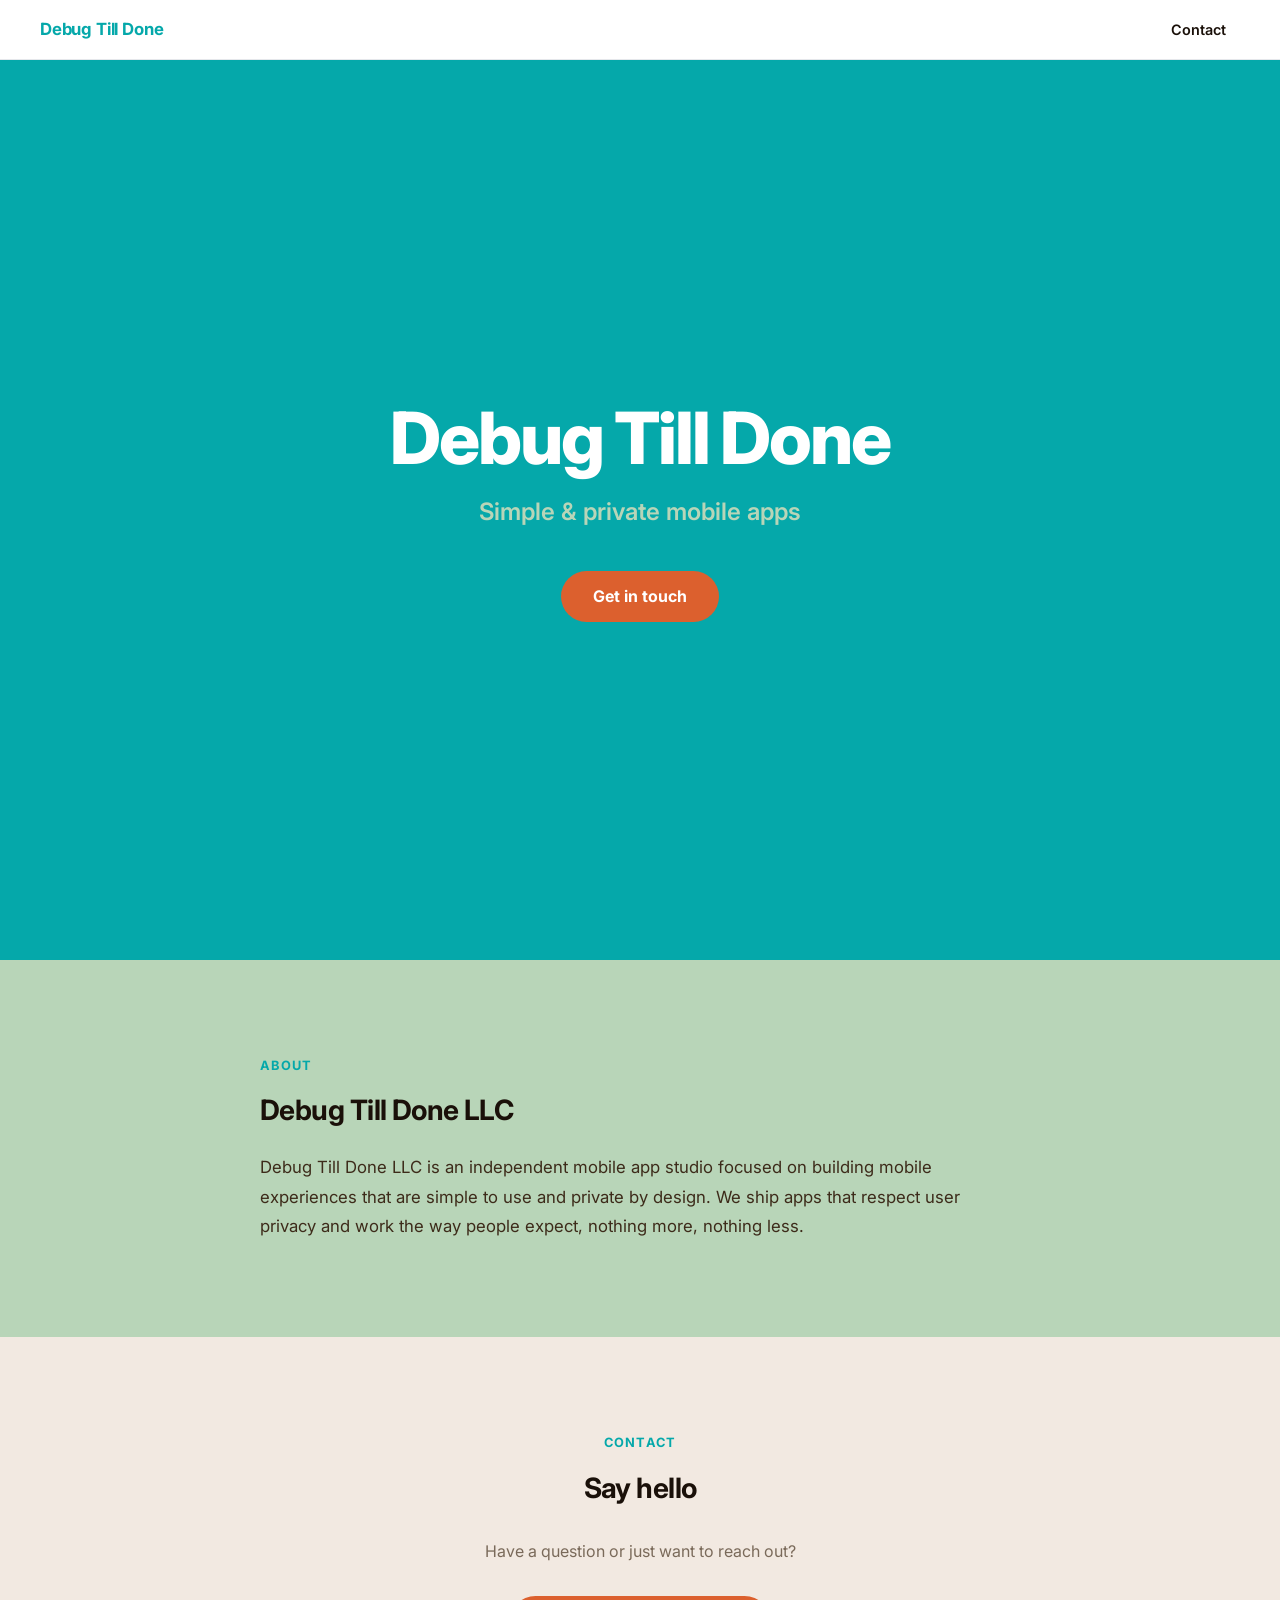
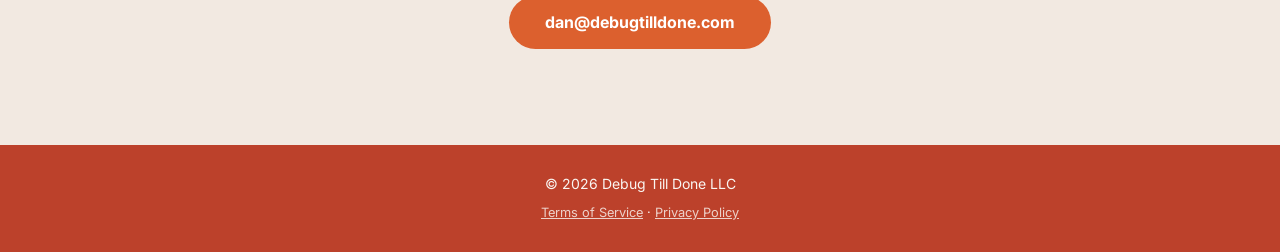
<file: index.html>
<!doctype html>
<html lang="en">
    <head>
        <meta charset="UTF-8" />
        <meta name="viewport" content="width=device-width, initial-scale=1.0" />
        <meta
            name="description"
            content="Debug Till Done LLC — independent iOS app studio building simple, private mobile apps." />
        <title>Debug Till Done</title>
        <link rel="preconnect" href="https://fonts.googleapis.com" />
        <link rel="preconnect" href="https://fonts.gstatic.com" crossorigin />
        <link
            href="https://fonts.googleapis.com/css2?family=Inter:wght@400;600;700;800&display=swap"
            rel="stylesheet" />
        <link rel="stylesheet" href="style.css" />
    </head>
    <body>
        <nav>
            <a class="nav-brand" href="#hero">Debug Till Done</a>
            <a class="nav-link" href="#contact">Contact</a>
        </nav>

        <main>
            <section id="hero">
                <h1 class="hero-headline">Debug Till Done</h1>
                <p class="hero-tagline">Simple &amp; private mobile apps</p>
                <a class="hero-cta" href="#contact">Get in touch</a>
            </section>

            <section id="about">
                <div class="section-inner">
                    <p class="section-label">About</p>
                    <h2 class="section-heading">Debug Till Done LLC</h2>
                    <p class="section-body">
                        Debug Till Done LLC is an independent mobile app studio focused on building mobile experiences
                        that are simple to use and private by design. We ship apps that respect user privacy and work
                        the way people expect, nothing more, nothing less.
                    </p>
                </div>
            </section>

            <section id="contact">
                <div class="section-inner">
                    <p class="section-label">Contact</p>
                    <h2 class="section-heading">Say hello</h2>
                    <p class="contact-note">Have a question or just want to reach out?</p>
                    <a class="contact-btn" href="mailto:dan@debugtilldone.com">dan@debugtilldone.com</a>
                </div>
            </section>
        </main>

        <footer>
            <p>&copy; 2026 Debug Till Done LLC</p>
            <p class="footer-legal">
                <a href="/tos.html">Terms of Service</a> &middot; <a href="/privacy.html">Privacy Policy</a>
            </p>
        </footer>
    </body>
</html>
</file>
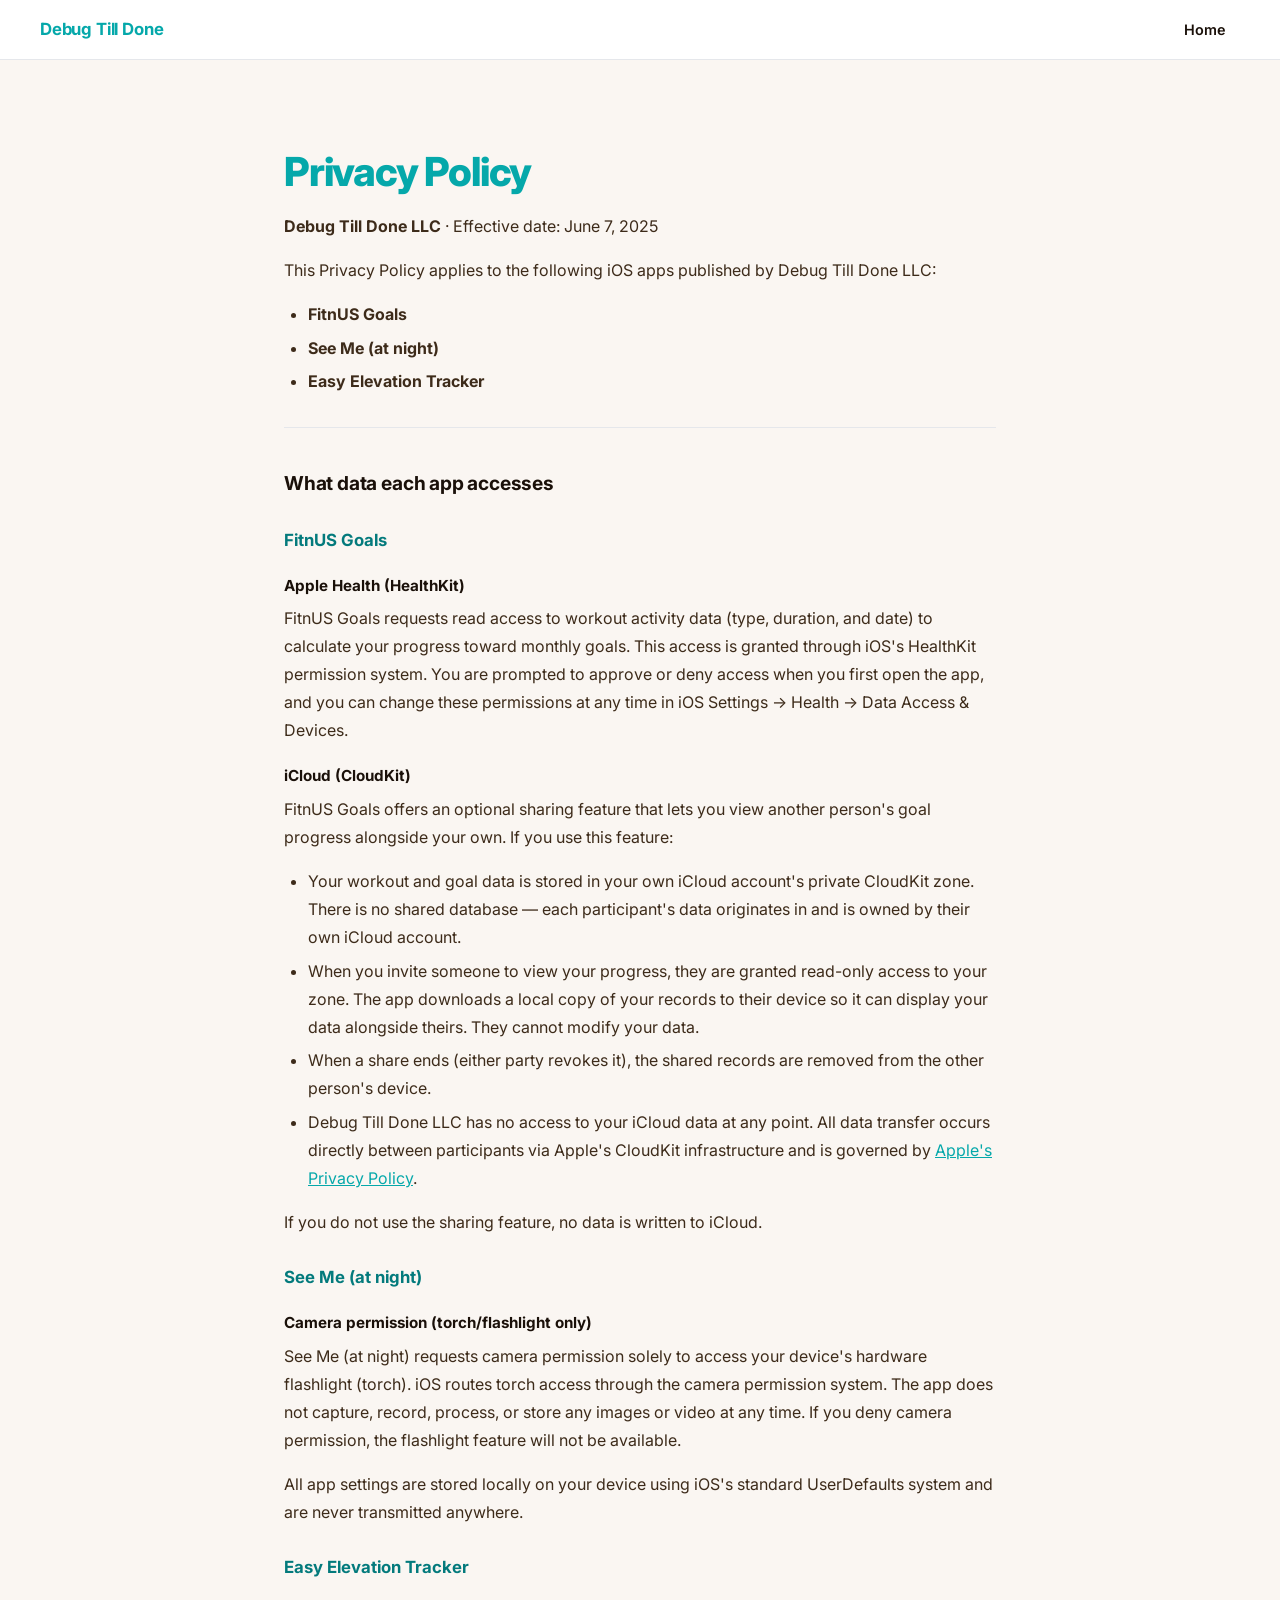
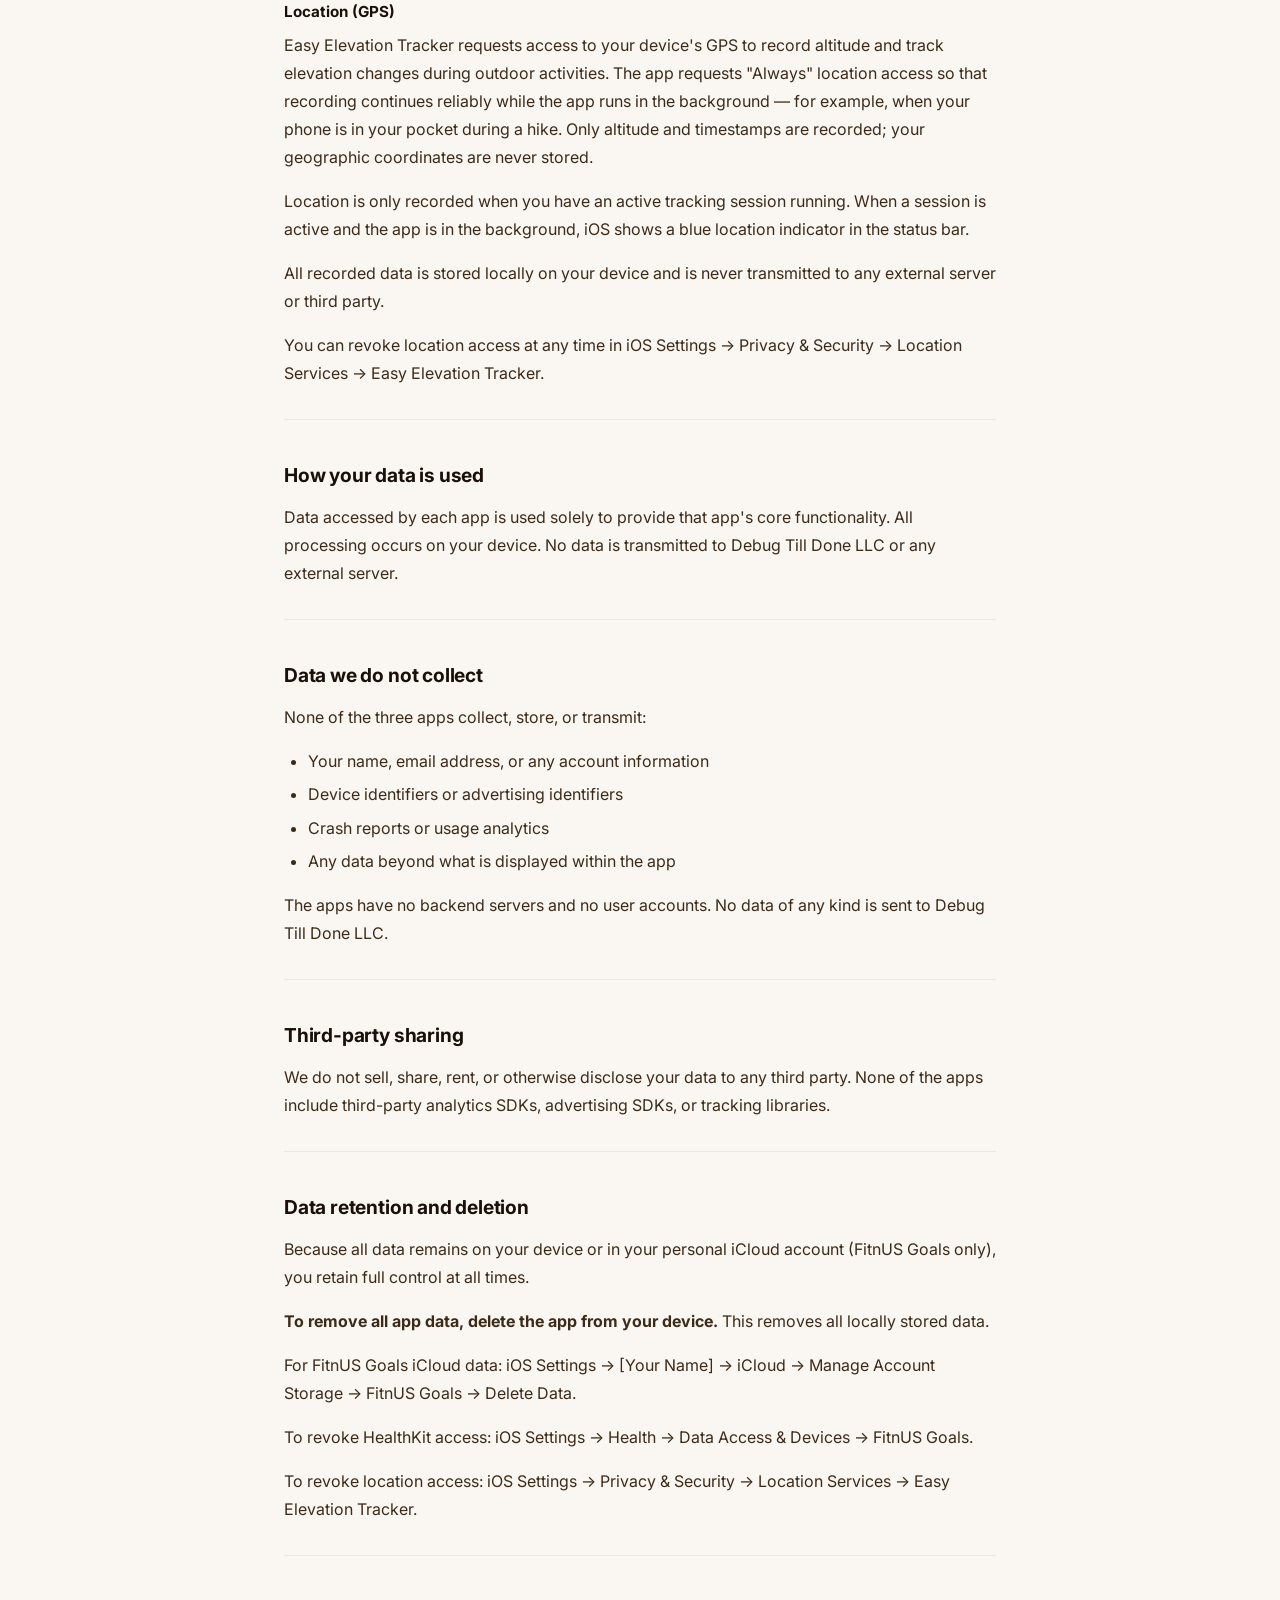
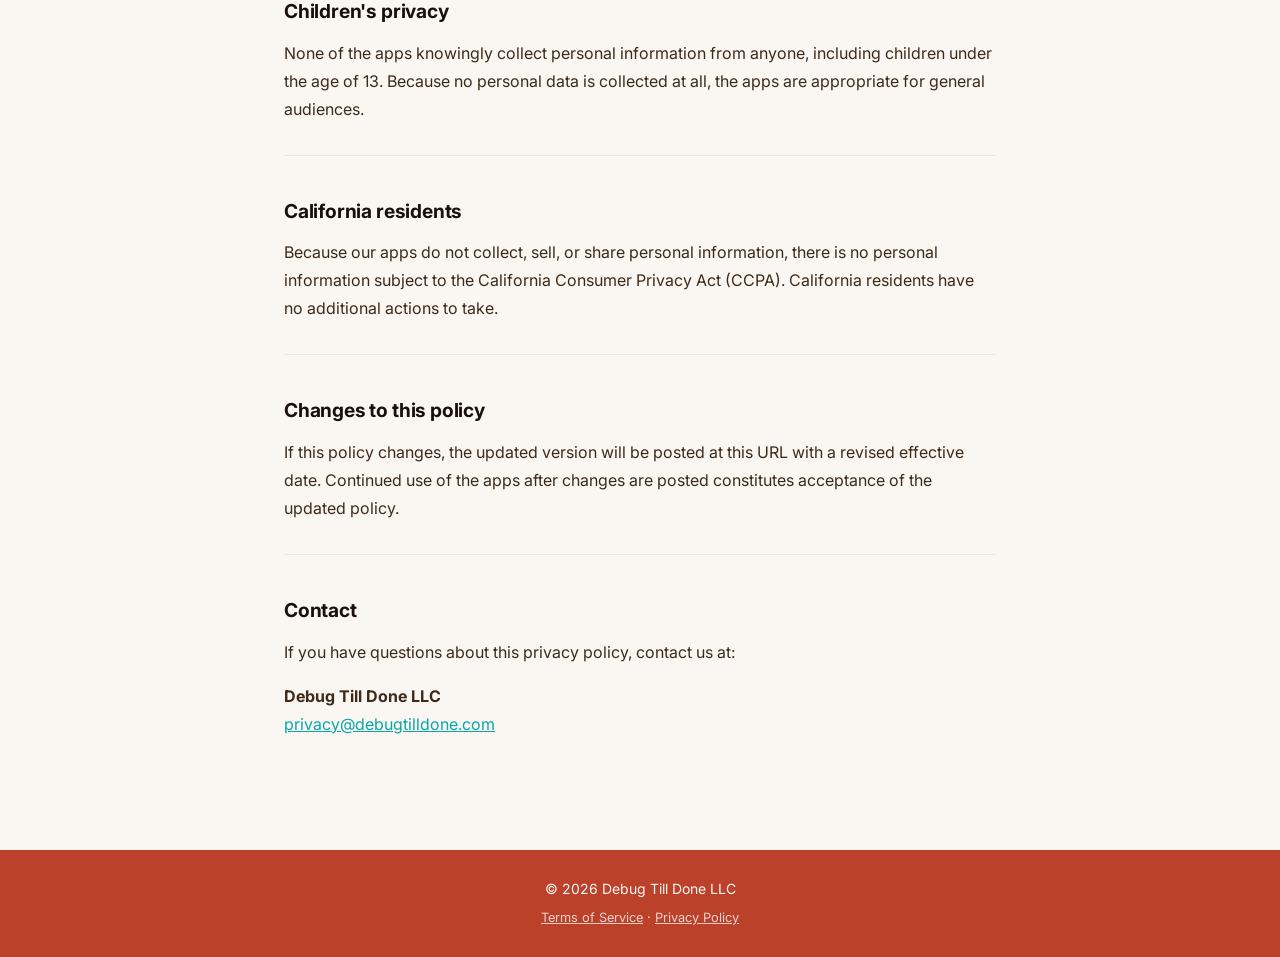
<file: privacy.html>
<!doctype html>
<html lang="en">
    <head>
        <meta charset="UTF-8" />
        <meta name="viewport" content="width=device-width, initial-scale=1.0" />
        <meta
            name="description"
            content="Privacy Policy for Debug Till Done LLC iOS apps: FitnUS Goals, See Me (at night), and Easy Elevation Tracker." />
        <title>Privacy Policy — Debug Till Done</title>
        <link rel="preconnect" href="https://fonts.googleapis.com" />
        <link rel="preconnect" href="https://fonts.gstatic.com" crossorigin />
        <link
            href="https://fonts.googleapis.com/css2?family=Inter:wght@400;600;700;800&display=swap"
            rel="stylesheet" />
        <link rel="stylesheet" href="style.css" />
    </head>
    <body>
        <nav>
            <a class="nav-brand" href="/">Debug Till Done</a>
            <a class="nav-link" href="/">Home</a>
        </nav>

        <main class="legal-page">
            <h1>Privacy Policy</h1>
            <p class="legal-meta"><strong>Debug Till Done LLC</strong> &middot; Effective date: June 7, 2025</p>

            <p>This Privacy Policy applies to the following iOS apps published by Debug Till Done LLC:</p>
            <ul>
                <li><strong>FitnUS Goals</strong></li>
                <li><strong>See Me (at night)</strong></li>
                <li><strong>Easy Elevation Tracker</strong></li>
            </ul>

            <hr />

            <h2>What data each app accesses</h2>

            <h3>FitnUS Goals</h3>

            <h4>Apple Health (HealthKit)</h4>
            <p>FitnUS Goals requests read access to workout activity data (type, duration, and date) to calculate your progress toward monthly goals. This access is granted through iOS's HealthKit permission system. You are prompted to approve or deny access when you first open the app, and you can change these permissions at any time in iOS Settings &rarr; Health &rarr; Data Access &amp; Devices.</p>

            <h4>iCloud (CloudKit)</h4>
            <p>FitnUS Goals offers an optional sharing feature that lets you view another person's goal progress alongside your own. If you use this feature:</p>
            <ul>
                <li>Your workout and goal data is stored in your own iCloud account's private CloudKit zone. There is no shared database — each participant's data originates in and is owned by their own iCloud account.</li>
                <li>When you invite someone to view your progress, they are granted read-only access to your zone. The app downloads a local copy of your records to their device so it can display your data alongside theirs. They cannot modify your data.</li>
                <li>When a share ends (either party revokes it), the shared records are removed from the other person's device.</li>
                <li>Debug Till Done LLC has no access to your iCloud data at any point. All data transfer occurs directly between participants via Apple's CloudKit infrastructure and is governed by <a href="https://www.apple.com/legal/privacy/">Apple's Privacy Policy</a>.</li>
            </ul>
            <p>If you do not use the sharing feature, no data is written to iCloud.</p>

            <h3>See Me (at night)</h3>

            <h4>Camera permission (torch/flashlight only)</h4>
            <p>See Me (at night) requests camera permission solely to access your device's hardware flashlight (torch). iOS routes torch access through the camera permission system. The app does not capture, record, process, or store any images or video at any time. If you deny camera permission, the flashlight feature will not be available.</p>
            <p>All app settings are stored locally on your device using iOS's standard UserDefaults system and are never transmitted anywhere.</p>

            <h3>Easy Elevation Tracker</h3>

            <h4>Location (GPS)</h4>
            <p>Easy Elevation Tracker requests access to your device's GPS to record altitude and track elevation changes during outdoor activities. The app requests "Always" location access so that recording continues reliably while the app runs in the background — for example, when your phone is in your pocket during a hike. Only altitude and timestamps are recorded; your geographic coordinates are never stored.</p>
            <p>Location is only recorded when you have an active tracking session running. When a session is active and the app is in the background, iOS shows a blue location indicator in the status bar.</p>
            <p>All recorded data is stored locally on your device and is never transmitted to any external server or third party.</p>
            <p>You can revoke location access at any time in iOS Settings &rarr; Privacy &amp; Security &rarr; Location Services &rarr; Easy Elevation Tracker.</p>

            <hr />

            <h2>How your data is used</h2>
            <p>Data accessed by each app is used solely to provide that app's core functionality. All processing occurs on your device. No data is transmitted to Debug Till Done LLC or any external server.</p>

            <hr />

            <h2>Data we do not collect</h2>
            <p>None of the three apps collect, store, or transmit:</p>
            <ul>
                <li>Your name, email address, or any account information</li>
                <li>Device identifiers or advertising identifiers</li>
                <li>Crash reports or usage analytics</li>
                <li>Any data beyond what is displayed within the app</li>
            </ul>
            <p>The apps have no backend servers and no user accounts. No data of any kind is sent to Debug Till Done LLC.</p>

            <hr />

            <h2>Third-party sharing</h2>
            <p>We do not sell, share, rent, or otherwise disclose your data to any third party. None of the apps include third-party analytics SDKs, advertising SDKs, or tracking libraries.</p>

            <hr />

            <h2>Data retention and deletion</h2>
            <p>Because all data remains on your device or in your personal iCloud account (FitnUS Goals only), you retain full control at all times.</p>
            <p><strong>To remove all app data, delete the app from your device.</strong> This removes all locally stored data.</p>
            <p>For FitnUS Goals iCloud data: iOS Settings &rarr; [Your Name] &rarr; iCloud &rarr; Manage Account Storage &rarr; FitnUS Goals &rarr; Delete Data.</p>
            <p>To revoke HealthKit access: iOS Settings &rarr; Health &rarr; Data Access &amp; Devices &rarr; FitnUS Goals.</p>
            <p>To revoke location access: iOS Settings &rarr; Privacy &amp; Security &rarr; Location Services &rarr; Easy Elevation Tracker.</p>

            <hr />

            <h2>Children's privacy</h2>
            <p>None of the apps knowingly collect personal information from anyone, including children under the age of 13. Because no personal data is collected at all, the apps are appropriate for general audiences.</p>

            <hr />

            <h2>California residents</h2>
            <p>Because our apps do not collect, sell, or share personal information, there is no personal information subject to the California Consumer Privacy Act (CCPA). California residents have no additional actions to take.</p>

            <hr />

            <h2>Changes to this policy</h2>
            <p>If this policy changes, the updated version will be posted at this URL with a revised effective date. Continued use of the apps after changes are posted constitutes acceptance of the updated policy.</p>

            <hr />

            <h2>Contact</h2>
            <p>If you have questions about this privacy policy, contact us at:</p>
            <p><strong>Debug Till Done LLC</strong><br /><a href="mailto:privacy@debugtilldone.com">privacy@debugtilldone.com</a></p>
        </main>

        <footer>
            <p>&copy; 2026 Debug Till Done LLC</p>
            <p class="footer-legal"><a href="/tos.html">Terms of Service</a> &middot; <a href="/privacy.html">Privacy Policy</a></p>
        </footer>
    </body>
</html>
</file>
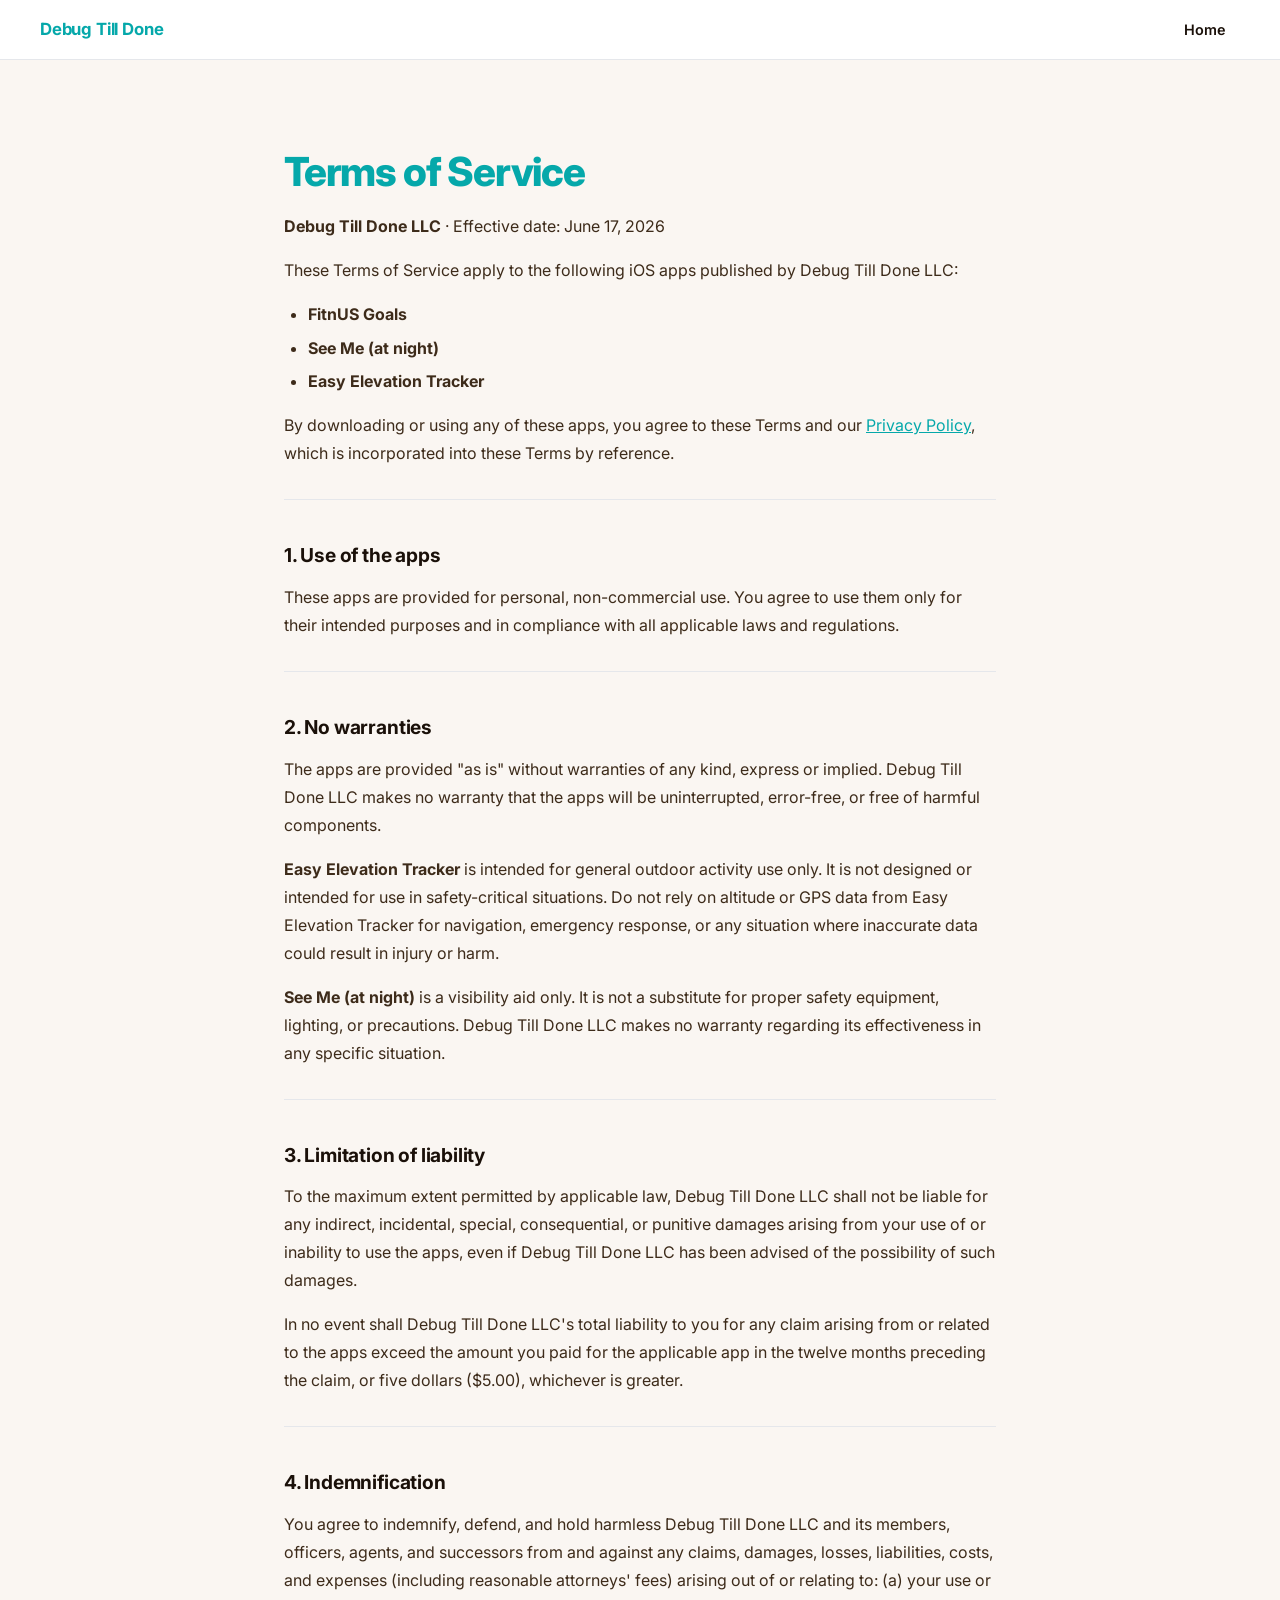
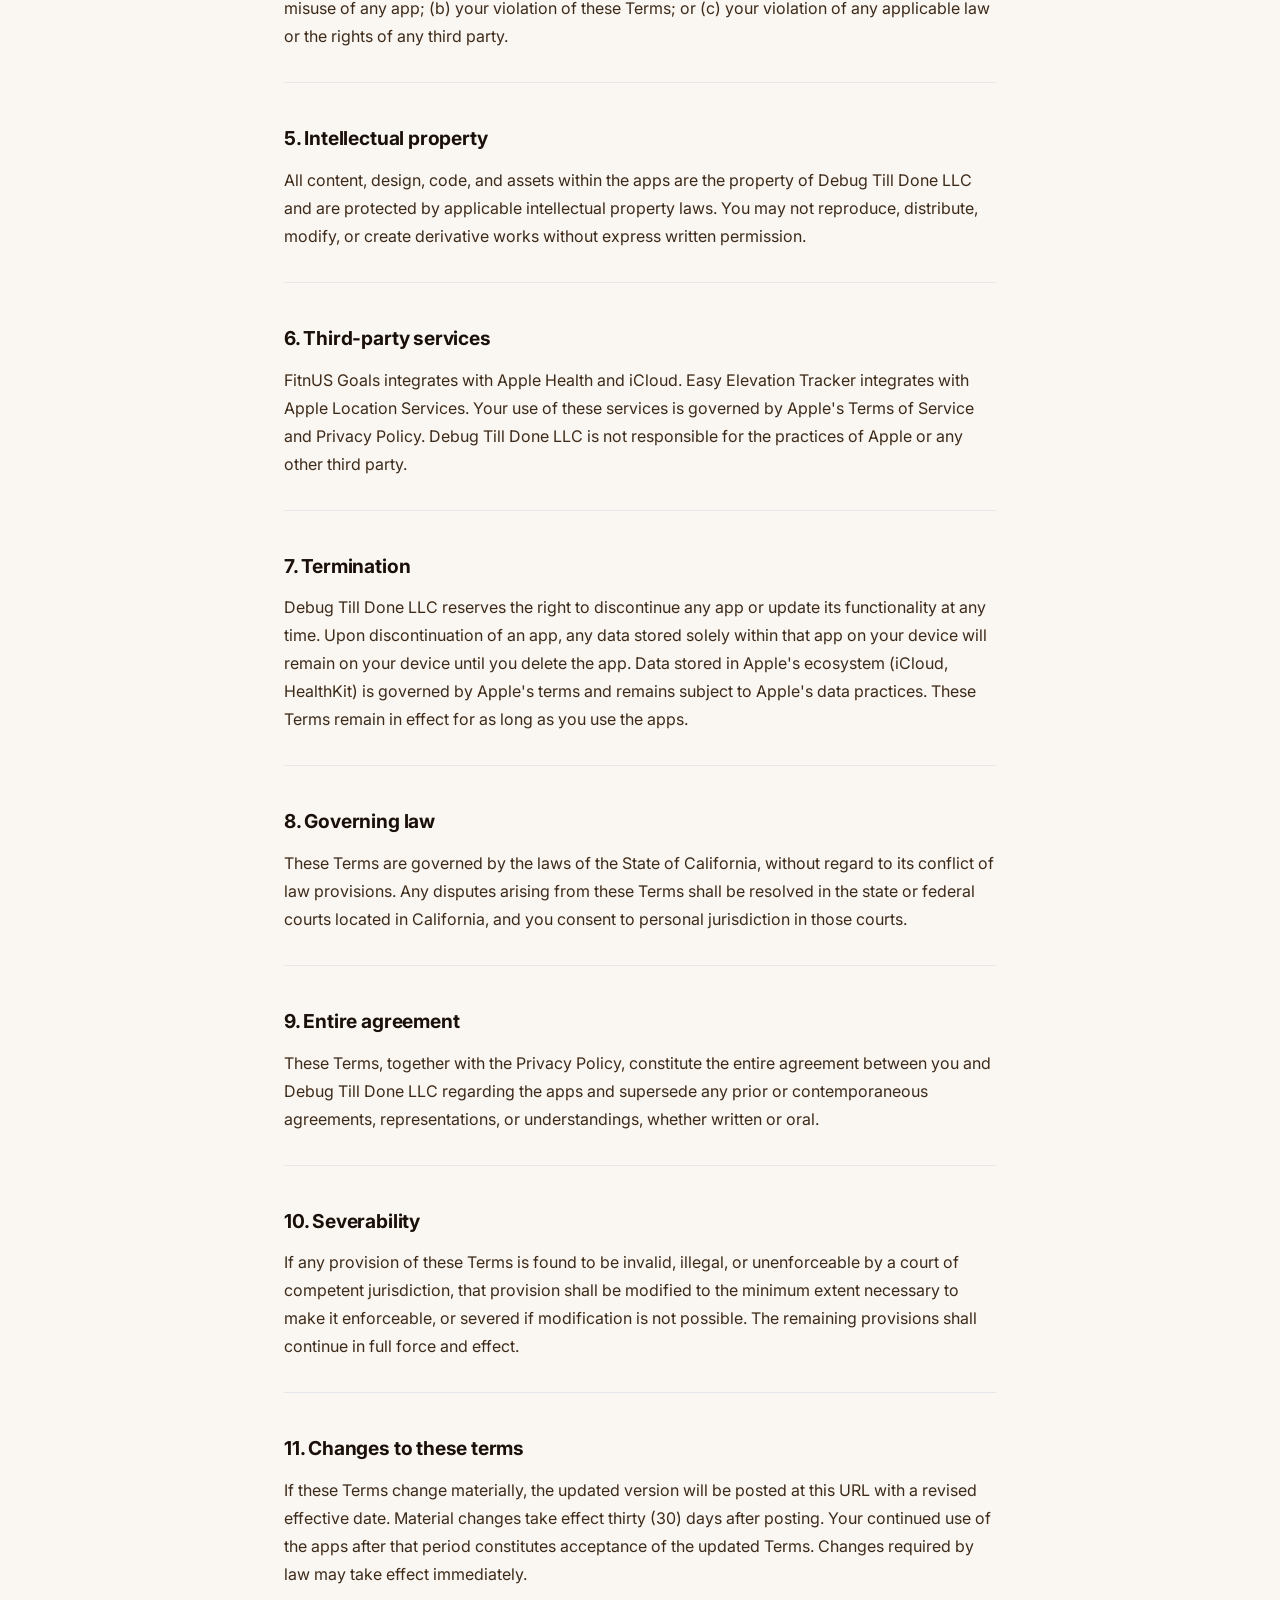
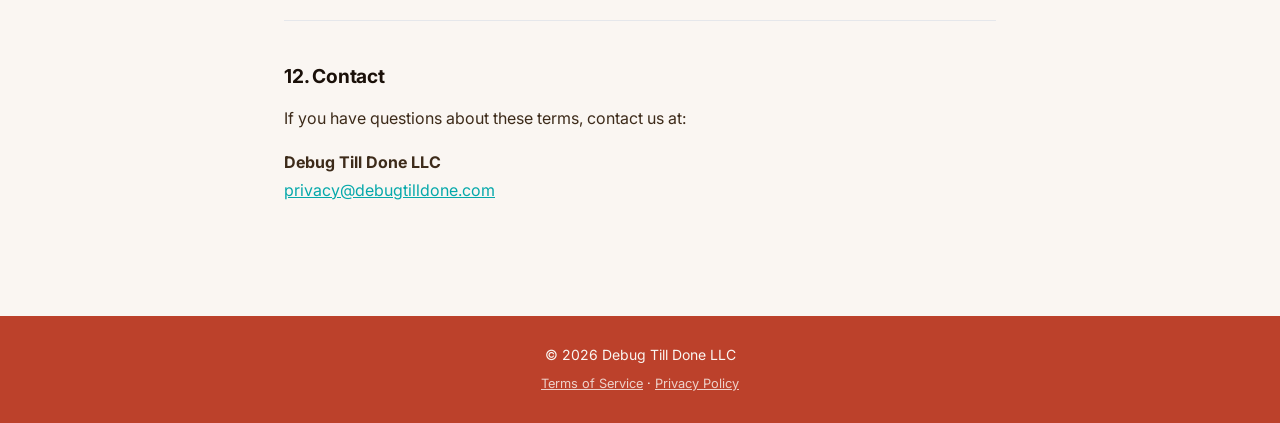
<file: tos.html>
<!doctype html>
<html lang="en">
    <head>
        <meta charset="UTF-8" />
        <meta name="viewport" content="width=device-width, initial-scale=1.0" />
        <meta
            name="description"
            content="Terms of Service for Debug Till Done LLC iOS apps: FitnUS Goals, See Me (at night), and Easy Elevation Tracker." />
        <title>Terms of Service — Debug Till Done</title>
        <link rel="preconnect" href="https://fonts.googleapis.com" />
        <link rel="preconnect" href="https://fonts.gstatic.com" crossorigin />
        <link
            href="https://fonts.googleapis.com/css2?family=Inter:wght@400;600;700;800&display=swap"
            rel="stylesheet" />
        <link rel="stylesheet" href="style.css" />
    </head>
    <body>
        <nav>
            <a class="nav-brand" href="/">Debug Till Done</a>
            <a class="nav-link" href="/">Home</a>
        </nav>

        <main class="legal-page">
            <h1>Terms of Service</h1>
            <p class="legal-meta"><strong>Debug Till Done LLC</strong> &middot; Effective date: June 17, 2026</p>

            <p>These Terms of Service apply to the following iOS apps published by Debug Till Done LLC:</p>
            <ul>
                <li><strong>FitnUS Goals</strong></li>
                <li><strong>See Me (at night)</strong></li>
                <li><strong>Easy Elevation Tracker</strong></li>
            </ul>
            <p>By downloading or using any of these apps, you agree to these Terms and our <a href="https://debugtilldone.com/privacy.html">Privacy Policy</a>, which is incorporated into these Terms by reference.</p>

            <hr />

            <h2>1. Use of the apps</h2>
            <p>These apps are provided for personal, non-commercial use. You agree to use them only for their intended purposes and in compliance with all applicable laws and regulations.</p>

            <hr />

            <h2>2. No warranties</h2>
            <p>The apps are provided "as is" without warranties of any kind, express or implied. Debug Till Done LLC makes no warranty that the apps will be uninterrupted, error-free, or free of harmful components.</p>
            <p><strong>Easy Elevation Tracker</strong> is intended for general outdoor activity use only. It is not designed or intended for use in safety-critical situations. Do not rely on altitude or GPS data from Easy Elevation Tracker for navigation, emergency response, or any situation where inaccurate data could result in injury or harm.</p>
            <p><strong>See Me (at night)</strong> is a visibility aid only. It is not a substitute for proper safety equipment, lighting, or precautions. Debug Till Done LLC makes no warranty regarding its effectiveness in any specific situation.</p>

            <hr />

            <h2>3. Limitation of liability</h2>
            <p>To the maximum extent permitted by applicable law, Debug Till Done LLC shall not be liable for any indirect, incidental, special, consequential, or punitive damages arising from your use of or inability to use the apps, even if Debug Till Done LLC has been advised of the possibility of such damages.</p>
            <p>In no event shall Debug Till Done LLC's total liability to you for any claim arising from or related to the apps exceed the amount you paid for the applicable app in the twelve months preceding the claim, or five dollars ($5.00), whichever is greater.</p>

            <hr />

            <h2>4. Indemnification</h2>
            <p>You agree to indemnify, defend, and hold harmless Debug Till Done LLC and its members, officers, agents, and successors from and against any claims, damages, losses, liabilities, costs, and expenses (including reasonable attorneys' fees) arising out of or relating to: (a) your use or misuse of any app; (b) your violation of these Terms; or (c) your violation of any applicable law or the rights of any third party.</p>

            <hr />

            <h2>5. Intellectual property</h2>
            <p>All content, design, code, and assets within the apps are the property of Debug Till Done LLC and are protected by applicable intellectual property laws. You may not reproduce, distribute, modify, or create derivative works without express written permission.</p>

            <hr />

            <h2>6. Third-party services</h2>
            <p>FitnUS Goals integrates with Apple Health and iCloud. Easy Elevation Tracker integrates with Apple Location Services. Your use of these services is governed by Apple's Terms of Service and Privacy Policy. Debug Till Done LLC is not responsible for the practices of Apple or any other third party.</p>

            <hr />

            <h2>7. Termination</h2>
            <p>Debug Till Done LLC reserves the right to discontinue any app or update its functionality at any time. Upon discontinuation of an app, any data stored solely within that app on your device will remain on your device until you delete the app. Data stored in Apple's ecosystem (iCloud, HealthKit) is governed by Apple's terms and remains subject to Apple's data practices. These Terms remain in effect for as long as you use the apps.</p>

            <hr />

            <h2>8. Governing law</h2>
            <p>These Terms are governed by the laws of the State of California, without regard to its conflict of law provisions. Any disputes arising from these Terms shall be resolved in the state or federal courts located in California, and you consent to personal jurisdiction in those courts.</p>

            <hr />

            <h2>9. Entire agreement</h2>
            <p>These Terms, together with the Privacy Policy, constitute the entire agreement between you and Debug Till Done LLC regarding the apps and supersede any prior or contemporaneous agreements, representations, or understandings, whether written or oral.</p>

            <hr />

            <h2>10. Severability</h2>
            <p>If any provision of these Terms is found to be invalid, illegal, or unenforceable by a court of competent jurisdiction, that provision shall be modified to the minimum extent necessary to make it enforceable, or severed if modification is not possible. The remaining provisions shall continue in full force and effect.</p>

            <hr />

            <h2>11. Changes to these terms</h2>
            <p>If these Terms change materially, the updated version will be posted at this URL with a revised effective date. Material changes take effect thirty (30) days after posting. Your continued use of the apps after that period constitutes acceptance of the updated Terms. Changes required by law may take effect immediately.</p>

            <hr />

            <h2>12. Contact</h2>
            <p>If you have questions about these terms, contact us at:</p>
            <p><strong>Debug Till Done LLC</strong><br /><a href="mailto:privacy@debugtilldone.com">privacy@debugtilldone.com</a></p>
        </main>

        <footer>
            <p>&copy; 2026 Debug Till Done LLC</p>
            <p class="footer-legal"><a href="/tos.html">Terms of Service</a> &middot; <a href="/privacy.html">Privacy Policy</a></p>
        </footer>
    </body>
</html>
</file>
<file: style.css>
:root {
  --accent: #05A8AA;
  --accent-dark: #037A7C;
  --accent-light: #B8D5B8;
  --cta: #DC602E;
  --cta-dark: #BC412B;
  --bg: #FAF6F2;
  --bg-warm: #F2E9E1;
  --text: #1A1009;
  --muted: #7A6A5A;
  --footer-bg: #BC412B;
  --footer-text: #FAF6F2;
}

*, *::before, *::after {
  box-sizing: border-box;
  margin: 0;
  padding: 0;
}

html {
  scroll-behavior: smooth;
}

body {
  font-family: 'Inter', system-ui, -apple-system, sans-serif;
  font-size: 1rem;
  line-height: 1.6;
  color: var(--text);
  background: var(--bg);
}

/* ── Navigation ── */

nav {
  position: sticky;
  top: 0;
  z-index: 10;
  background: #fff;
  border-bottom: 1px solid #E5E7EB;
  padding: 0 1.25rem;
  height: 60px;
  display: flex;
  align-items: center;
  justify-content: space-between;
}

.nav-brand {
  font-weight: 700;
  font-size: 1.05rem;
  color: var(--accent);
  text-decoration: none;
  letter-spacing: -0.01em;
}

.nav-link {
  font-weight: 600;
  font-size: 0.9rem;
  color: var(--text);
  text-decoration: none;
  padding: 0.4rem 0.9rem;
  border-radius: 6px;
  transition: background 0.15s, color 0.15s;
}

.nav-link:hover {
  background: var(--bg);
  color: var(--accent);
}

/* ── Hero ── */

#hero {
  min-height: 100svh;
  min-height: 100vh;
  background: var(--accent);
  display: flex;
  flex-direction: column;
  align-items: center;
  justify-content: center;
  text-align: center;
  padding: 4rem 1.5rem;
}

.hero-headline {
  font-size: clamp(2.5rem, 6vw, 4.5rem);
  font-weight: 800;
  color: #fff;
  line-height: 1.1;
  letter-spacing: -0.03em;
}

.hero-tagline {
  font-size: clamp(1.1rem, 2.5vw, 1.5rem);
  font-weight: 600;
  color: var(--accent-light);
  margin-top: 1rem;
}

.hero-cta {
  display: inline-block;
  margin-top: 2.5rem;
  padding: 0.8rem 2rem;
  background: var(--cta);
  color: #fff;
  font-weight: 700;
  font-size: 1rem;
  border-radius: 9999px;
  text-decoration: none;
  transition: background 0.15s, transform 0.1s;
}

.hero-cta:hover {
  background: var(--cta-dark);
  transform: translateY(-1px);
}

/* ── About ── */

#about {
  background: var(--accent-light);
  padding: 5rem 1.5rem;
}

.section-inner {
  max-width: 760px;
  margin: 0 auto;
}

.section-label {
  font-size: 0.8rem;
  font-weight: 700;
  letter-spacing: 0.1em;
  text-transform: uppercase;
  color: var(--accent);
  margin-bottom: 0.75rem;
}

.section-heading {
  font-size: 1.75rem;
  font-weight: 700;
  letter-spacing: -0.02em;
  margin-bottom: 1.25rem;
}

.section-body {
  font-size: 1.05rem;
  line-height: 1.75;
  color: #3D2B1A;
}

/* ── Contact ── */

#contact {
  background: var(--bg-warm);
  padding: 5rem 1.5rem;
  text-align: center;
}

#contact .section-inner {
  display: flex;
  flex-direction: column;
  align-items: center;
}

.contact-note {
  font-size: 1rem;
  color: var(--muted);
  margin-top: 0.5rem;
  margin-bottom: 2rem;
}

.contact-btn {
  display: inline-block;
  padding: 0.85rem 2.25rem;
  background: var(--cta);
  color: #fff;
  font-weight: 700;
  font-size: 1rem;
  border-radius: 9999px;
  text-decoration: none;
  transition: background 0.15s, transform 0.1s;
}

.contact-btn:hover {
  background: var(--cta-dark);
  transform: translateY(-1px);
}

/* ── Footer ── */

footer {
  background: var(--footer-bg);
  color: var(--footer-text);
  text-align: center;
  padding: 1.75rem 1.5rem;
  font-size: 0.875rem;
}

/* ── Legal pages ── */

.legal-page {
  max-width: 760px;
  margin: 0 auto;
  padding: 5rem 1.5rem 6rem;
}

.legal-page h1 {
  font-size: clamp(1.75rem, 4vw, 2.5rem);
  font-weight: 800;
  letter-spacing: -0.03em;
  margin-bottom: 0.5rem;
  color: var(--accent);
}

.legal-meta {
  font-size: 0.9rem;
  color: var(--muted);
  margin-bottom: 1.75rem;
}

.legal-page h2 {
  font-size: 1.2rem;
  font-weight: 700;
  letter-spacing: -0.01em;
  margin-top: 2.5rem;
  margin-bottom: 0.75rem;
}

.legal-page h3 {
  font-size: 1.05rem;
  font-weight: 700;
  margin-top: 1.75rem;
  margin-bottom: 0.5rem;
  color: var(--accent-dark);
}

.legal-page h4 {
  font-size: 0.95rem;
  font-weight: 700;
  margin-top: 1.25rem;
  margin-bottom: 0.4rem;
}

.legal-page p,
.legal-page li {
  font-size: 1rem;
  line-height: 1.75;
  color: #3D2B1A;
}

.legal-page p {
  margin-bottom: 1rem;
}

.legal-page ul {
  margin: 0.5rem 0 1rem 1.5rem;
}

.legal-page li {
  margin-bottom: 0.35rem;
}

.legal-page a {
  color: var(--accent);
  text-decoration: underline;
}

.legal-page a:hover {
  color: var(--accent-dark);
}

.legal-page hr {
  border: none;
  border-top: 1px solid #E5E7EB;
  margin: 2rem 0;
}

/* ── Footer links ── */

.footer-legal {
  margin-top: 0.5rem;
  font-size: 0.8rem;
}

footer a {
  color: var(--footer-text);
  opacity: 0.8;
  text-decoration: underline;
}

footer a:hover {
  opacity: 1;
}

/* ── Breakpoints ── */

@media (min-width: 768px) {
  nav {
    padding: 0 2rem;
  }

  #about,
  #contact {
    padding: 6rem 2rem;
  }
}

@media (min-width: 1024px) {
  nav {
    max-width: 1100px;
    margin: 0 auto;
    /* re-expand to full width inside sticky container */
  }

  nav {
    padding: 0 2.5rem;
    max-width: none;
  }
}
</file>
